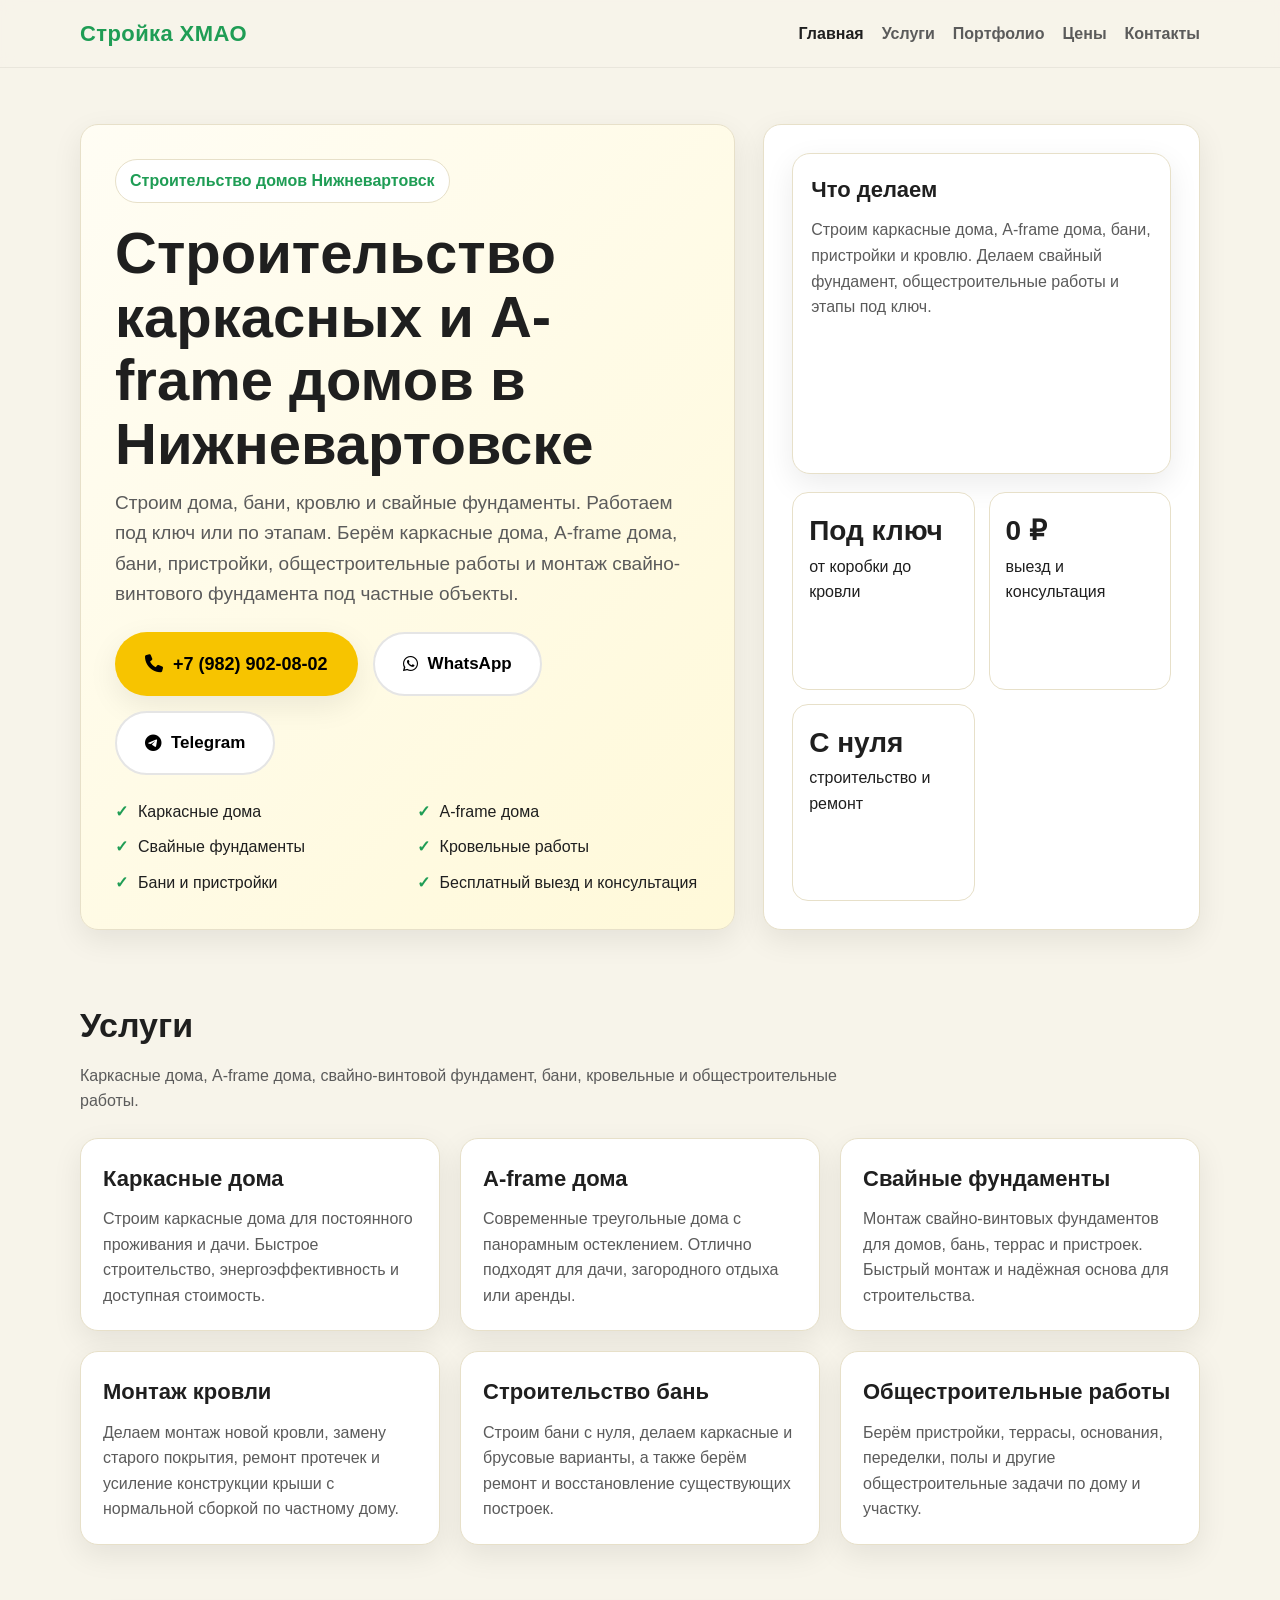
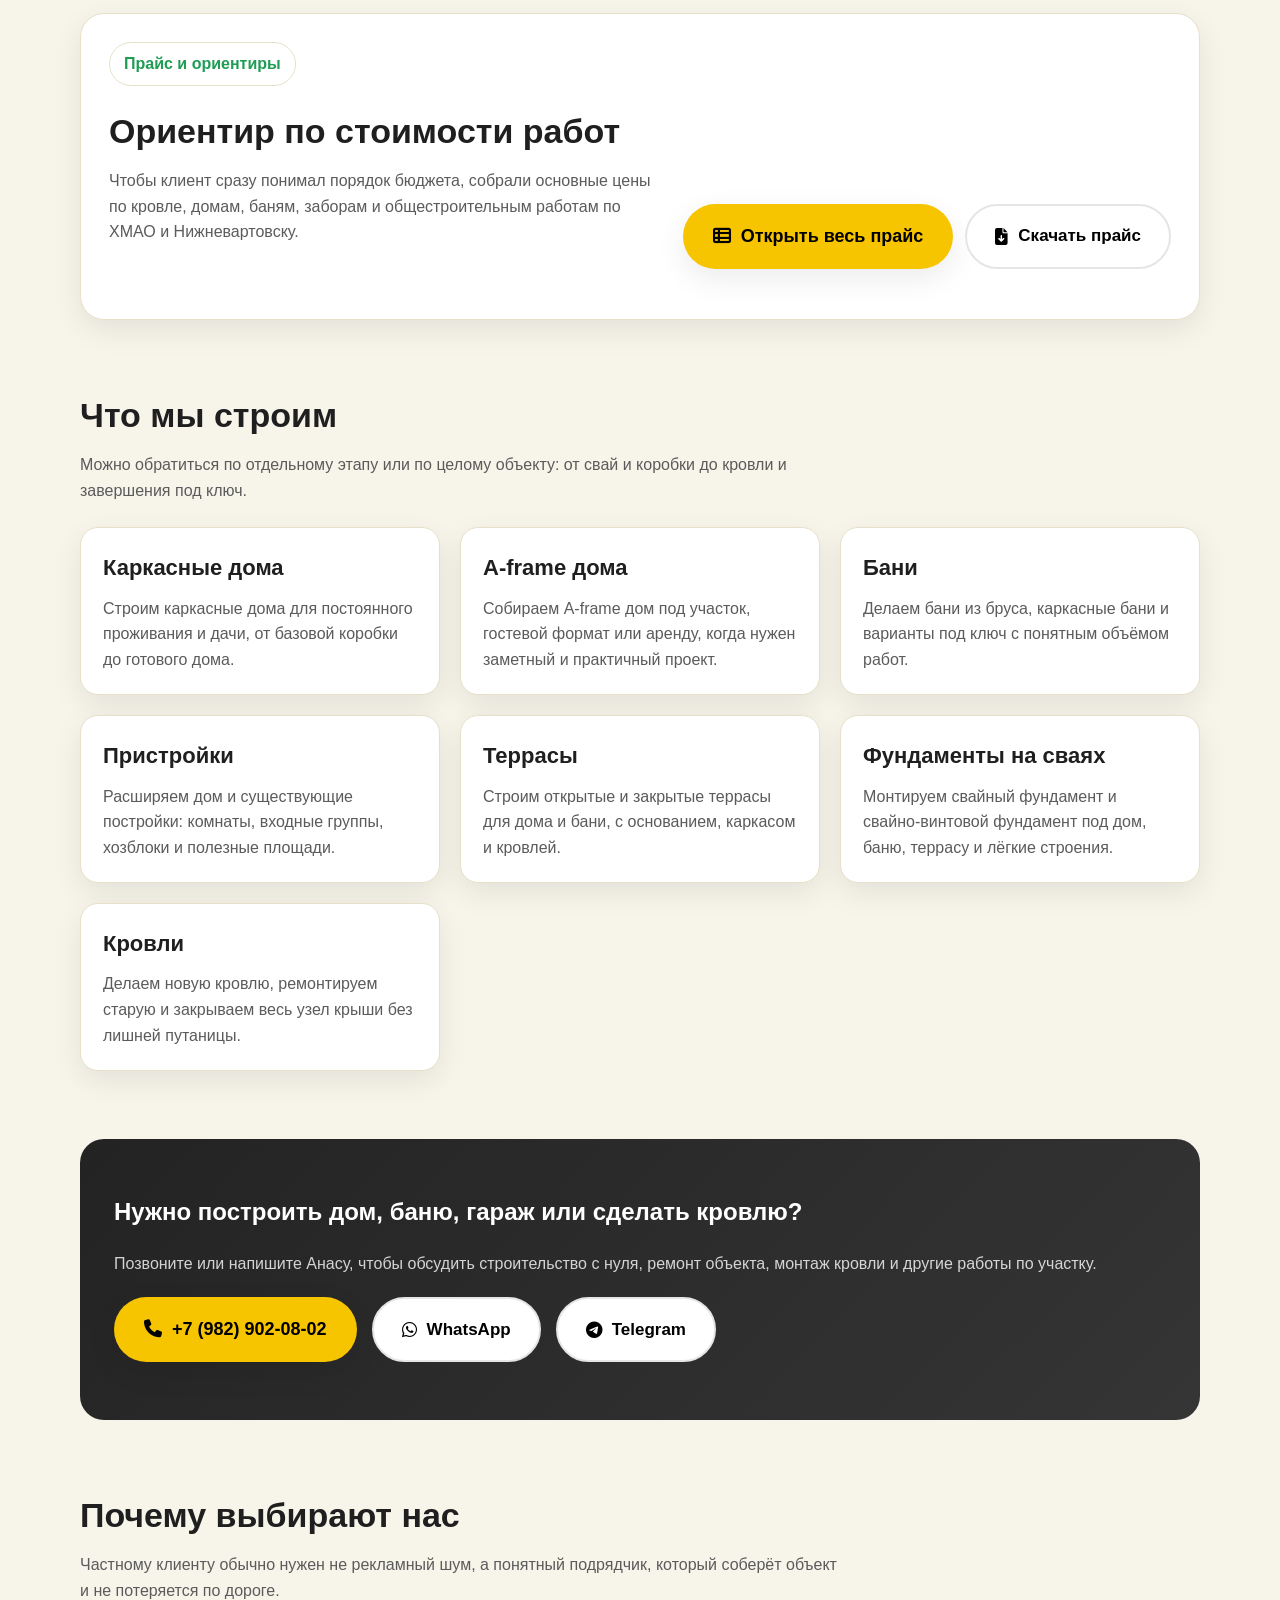
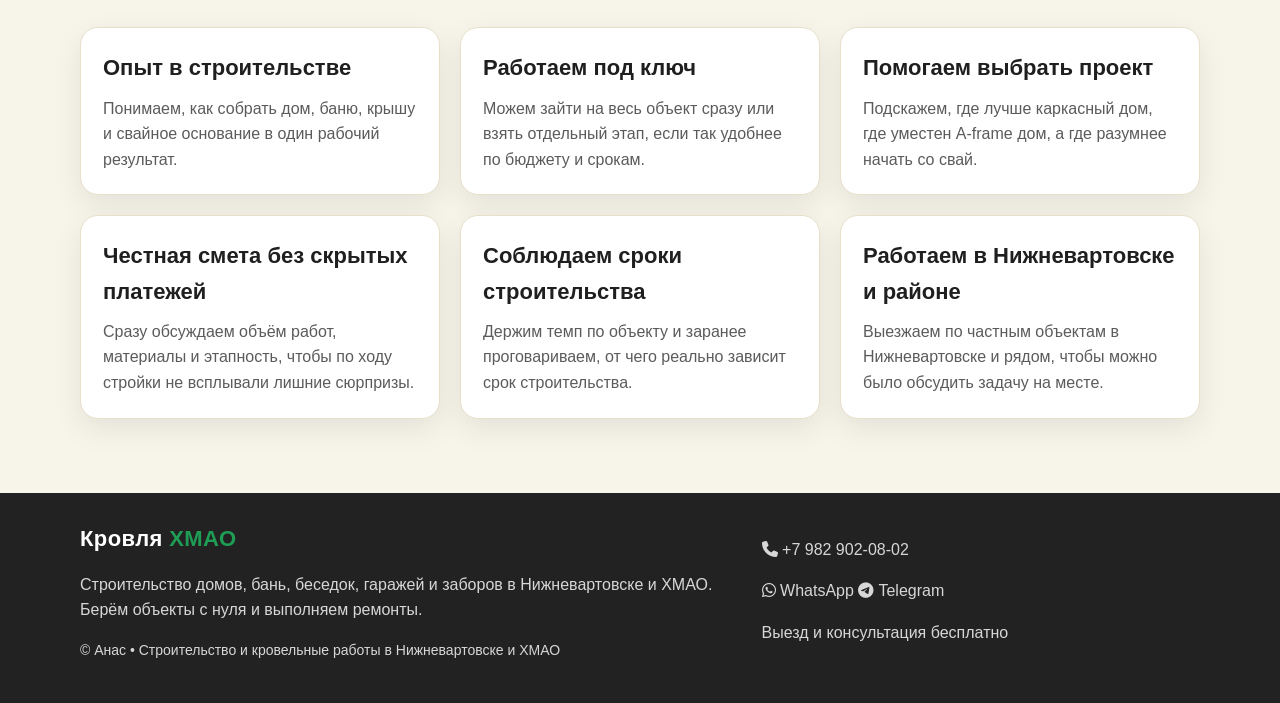
<file: index.html>
<!DOCTYPE html>
<html lang="ru">
<head>
<meta charset="UTF-8">
<meta name="viewport" content="width=device-width, initial-scale=1.0">

<title>Строительство каркасных и A-frame домов в Нижневартовске | Новый Дом НВ</title>

<meta name="description" content="Строительство каркасных домов, A-frame домов и свайных фундаментов в Нижневартовске. Дома, бани, кровля и общестроительные работы.">

<link rel="stylesheet" href="css/style.css">

<link rel="stylesheet"
href="https://cdnjs.cloudflare.com/ajax/libs/font-awesome/6.5.0/css/all.min.css">

<style>

.hero-actions{
display:flex;
gap:15px;
flex-wrap:wrap;
margin-top:20px;
}

.btn{
display:inline-flex;
align-items:center;
gap:10px;
padding:16px 28px;
background:#f7c400;
border-radius:40px;
font-weight:700;
text-decoration:none;
color:#000;
font-size:18px;
}

.btn-outline{
display:inline-flex;
align-items:center;
gap:10px;
padding:16px 28px;
border-radius:40px;
border:2px solid #e5e5e5;
background:white;
font-weight:600;
text-decoration:none;
color:#000;
font-size:17px;
}

.btn-outline:hover{
background:#f3f3f3;
}

</style>

</head>
<body>

<header class="site-header">
<div class="container nav-wrap">

<a class="logo" href="index.html">
<span>Стройка ХМАО</span>
</a>

<nav class="nav">
<a class="active" href="index.html">Главная</a>
<a href="services.html">Услуги</a>
<a href="portfolio.html">Портфолио</a>
<a href="price.html">Цены</a>
<a href="contacts.html">Контакты</a>
</nav>

</div>
</header>

<main>

<section class="hero">

<div class="container hero-grid">

<div class="hero-card">

<div class="badge">
Строительство домов Нижневартовск
</div>

<h1>
Строительство каркасных и A-frame домов в Нижневартовске
</h1>

<p class="lead">
Строим дома, бани, кровлю и свайные фундаменты. Работаем под ключ или по этапам.
Берём каркасные дома, A-frame дома, бани, пристройки, общестроительные работы
и монтаж свайно-винтового фундамента под частные объекты.
</p>

<div class="hero-actions">

<a class="btn" href="tel:+79829020802">
<i class="fa-solid fa-phone"></i>
+7 (982) 902-08-02
</a>

<a class="btn-outline"
href="https://wa.me/79829020802"
target="_blank">

<i class="fa-brands fa-whatsapp"></i>
WhatsApp

</a>

<a class="btn-outline"
href="https://t.me/+79829020802"
target="_blank">

<i class="fa-brands fa-telegram"></i>
Telegram

</a>

</div>

<ul class="list-checks">

<li>Каркасные дома</li>
<li>A-frame дома</li>
<li>Свайные фундаменты</li>
<li>Кровельные работы</li>
<li>Бани и пристройки</li>
<li>Бесплатный выезд и консультация</li>

</ul>

</div>

<aside class="side-card">

<div class="card" style="padding:18px;">

<h3>Что делаем</h3>

<p>
Строим каркасные дома, A-frame дома, бани,
пристройки и кровлю. Делаем свайный фундамент,
общестроительные работы и этапы под ключ.
</p>

</div>

<div class="kpi">

<div class="item">
<strong>Под ключ</strong>
<span>от коробки до кровли</span>
</div>

<div class="item">
<strong>0 ₽</strong>
<span>выезд и консультация</span>
</div>

<div class="item">
<strong>С нуля</strong>
<span>строительство и ремонт</span>
</div>

</div>

</aside>

</div>

</section>

<section class="section">

<div class="container">

<h2 class="section-title">
Услуги
</h2>

<p class="section-subtitle">
Каркасные дома, A-frame дома, свайно-винтовой фундамент,
бани, кровельные и общестроительные работы.
</p>

<div class="service-grid">

<article class="card">
<h3>Каркасные дома</h3>
<p>Строим каркасные дома для постоянного проживания и дачи. Быстрое строительство, энергоэффективность и доступная стоимость.</p>
</article>

<article class="card">
<h3>A-frame дома</h3>
<p>Современные треугольные дома с панорамным остеклением. Отлично подходят для дачи, загородного отдыха или аренды.</p>
</article>

<article class="card">
<h3>Свайные фундаменты</h3>
<p>Монтаж свайно-винтовых фундаментов для домов, бань, террас и пристроек. Быстрый монтаж и надёжная основа для строительства.</p>
</article>

<article class="card">
<h3>Монтаж кровли</h3>
<p>Делаем монтаж новой кровли, замену старого покрытия, ремонт протечек и усиление конструкции крыши с нормальной сборкой по частному дому.</p>
</article>

<article class="card">
<h3>Строительство бань</h3>
<p>Строим бани с нуля, делаем каркасные и брусовые варианты, а также берём ремонт и восстановление существующих построек.</p>
</article>

<article class="card">
<h3>Общестроительные работы</h3>
<p>Берём пристройки, террасы, основания, переделки, полы и другие общестроительные задачи по дому и участку.</p>
</article>

</div>

</div>

</section>

<section class="section">

<div class="container">

<div class="price-teaser">

<div class="price-teaser-head">

<div>
<div class="badge">Прайс и ориентиры</div>
<h2 class="section-title">Ориентир по стоимости работ</h2>
<p class="section-subtitle">
Чтобы клиент сразу понимал порядок бюджета, собрали основные цены по кровле,
домам, баням, заборам и общестроительным работам по ХМАО и Нижневартовску.
</p>
</div>

<div class="price-teaser-actions">
<a class="btn" href="price.html">
<i class="fa-solid fa-table-list"></i>
Открыть весь прайс
</a>

<button class="btn-outline" type="button" data-download-price>
<i class="fa-solid fa-file-arrow-down"></i>
Скачать прайс
</button>
</div>

</div>

<div class="price-mini-grid" data-price-teaser-grid></div>

</div>

</div>

</section>

<section class="section">

<div class="container">

<h2 class="section-title">Что мы строим</h2>

<p class="section-subtitle">
Можно обратиться по отдельному этапу или по целому объекту: от свай и коробки до кровли и завершения под ключ.
</p>

<div class="service-grid">

<article class="card">
<h3>Каркасные дома</h3>
<p>Строим каркасные дома для постоянного проживания и дачи, от базовой коробки до готового дома.</p>
</article>

<article class="card">
<h3>A-frame дома</h3>
<p>Собираем A-frame дом под участок, гостевой формат или аренду, когда нужен заметный и практичный проект.</p>
</article>

<article class="card">
<h3>Бани</h3>
<p>Делаем бани из бруса, каркасные бани и варианты под ключ с понятным объёмом работ.</p>
</article>

<article class="card">
<h3>Пристройки</h3>
<p>Расширяем дом и существующие постройки: комнаты, входные группы, хозблоки и полезные площади.</p>
</article>

<article class="card">
<h3>Террасы</h3>
<p>Строим открытые и закрытые террасы для дома и бани, с основанием, каркасом и кровлей.</p>
</article>

<article class="card">
<h3>Фундаменты на сваях</h3>
<p>Монтируем свайный фундамент и свайно-винтовой фундамент под дом, баню, террасу и лёгкие строения.</p>
</article>

<article class="card">
<h3>Кровли</h3>
<p>Делаем новую кровлю, ремонтируем старую и закрываем весь узел крыши без лишней путаницы.</p>
</article>

</div>

</div>

</section>

<section class="section">

<div class="container cta">

<h2>
Нужно построить дом, баню, гараж или сделать кровлю?
</h2>

<p>
Позвоните или напишите Анасу, чтобы обсудить строительство с нуля, ремонт объекта, монтаж кровли и другие работы по участку.
</p>

<div class="hero-actions">

<a class="btn" href="tel:+79829020802">
<i class="fa-solid fa-phone"></i>
+7 (982) 902-08-02
</a>

<a class="btn-outline"
href="https://wa.me/79829020802"
target="_blank">

<i class="fa-brands fa-whatsapp"></i>
WhatsApp

</a>

<a class="btn-outline"
href="https://t.me/+79829020802"
target="_blank">

<i class="fa-brands fa-telegram"></i>
Telegram

</a>

</div>

</div>

</section>

<section class="section">

<div class="container">

<h2 class="section-title">Почему выбирают нас</h2>

<p class="section-subtitle">
Частному клиенту обычно нужен не рекламный шум, а понятный подрядчик, который соберёт объект и не потеряется по дороге.
</p>

<div class="service-grid">

<article class="card">
<h3>Опыт в строительстве</h3>
<p>Понимаем, как собрать дом, баню, крышу и свайное основание в один рабочий результат.</p>
</article>

<article class="card">
<h3>Работаем под ключ</h3>
<p>Можем зайти на весь объект сразу или взять отдельный этап, если так удобнее по бюджету и срокам.</p>
</article>

<article class="card">
<h3>Помогаем выбрать проект</h3>
<p>Подскажем, где лучше каркасный дом, где уместен A-frame дом, а где разумнее начать со свай.</p>
</article>

<article class="card">
<h3>Честная смета без скрытых платежей</h3>
<p>Сразу обсуждаем объём работ, материалы и этапность, чтобы по ходу стройки не всплывали лишние сюрпризы.</p>
</article>

<article class="card">
<h3>Соблюдаем сроки строительства</h3>
<p>Держим темп по объекту и заранее проговариваем, от чего реально зависит срок строительства.</p>
</article>

<article class="card">
<h3>Работаем в Нижневартовске и районе</h3>
<p>Выезжаем по частным объектам в Нижневартовске и рядом, чтобы можно было обсудить задачу на месте.</p>
</article>

</div>

</div>

</section>

</main>

<footer class="footer">

<div class="container">

<div>

<div class="logo">
Кровля<span> ХМАО</span>
</div>

<p>
Строительство домов, бань, беседок, гаражей и заборов в Нижневартовске и ХМАО.
Берём объекты с нуля и выполняем ремонты.
</p>

<p class="small">
© <span data-year></span>
Анас • Строительство и кровельные работы в Нижневартовске и ХМАО
</p>

</div>

<div>

<p>

<a href="tel:+79829020802">
<i class="fa-solid fa-phone"></i>
+7 982 902-08-02
</a>

</p>

<p>

<a href="https://wa.me/79829020802" target="_blank">
<i class="fa-brands fa-whatsapp"></i>
WhatsApp
</a>

<a href="https://t.me/+79829020802" target="_blank">
<i class="fa-brands fa-telegram"></i>
Telegram
</a>

</p>

<p>
Выезд и консультация бесплатно
</p>

</div>

</div>

</footer>

<script src="js/price-data.js"></script>
<script src="js/main.js"></script>

</body>
</html>
</file>
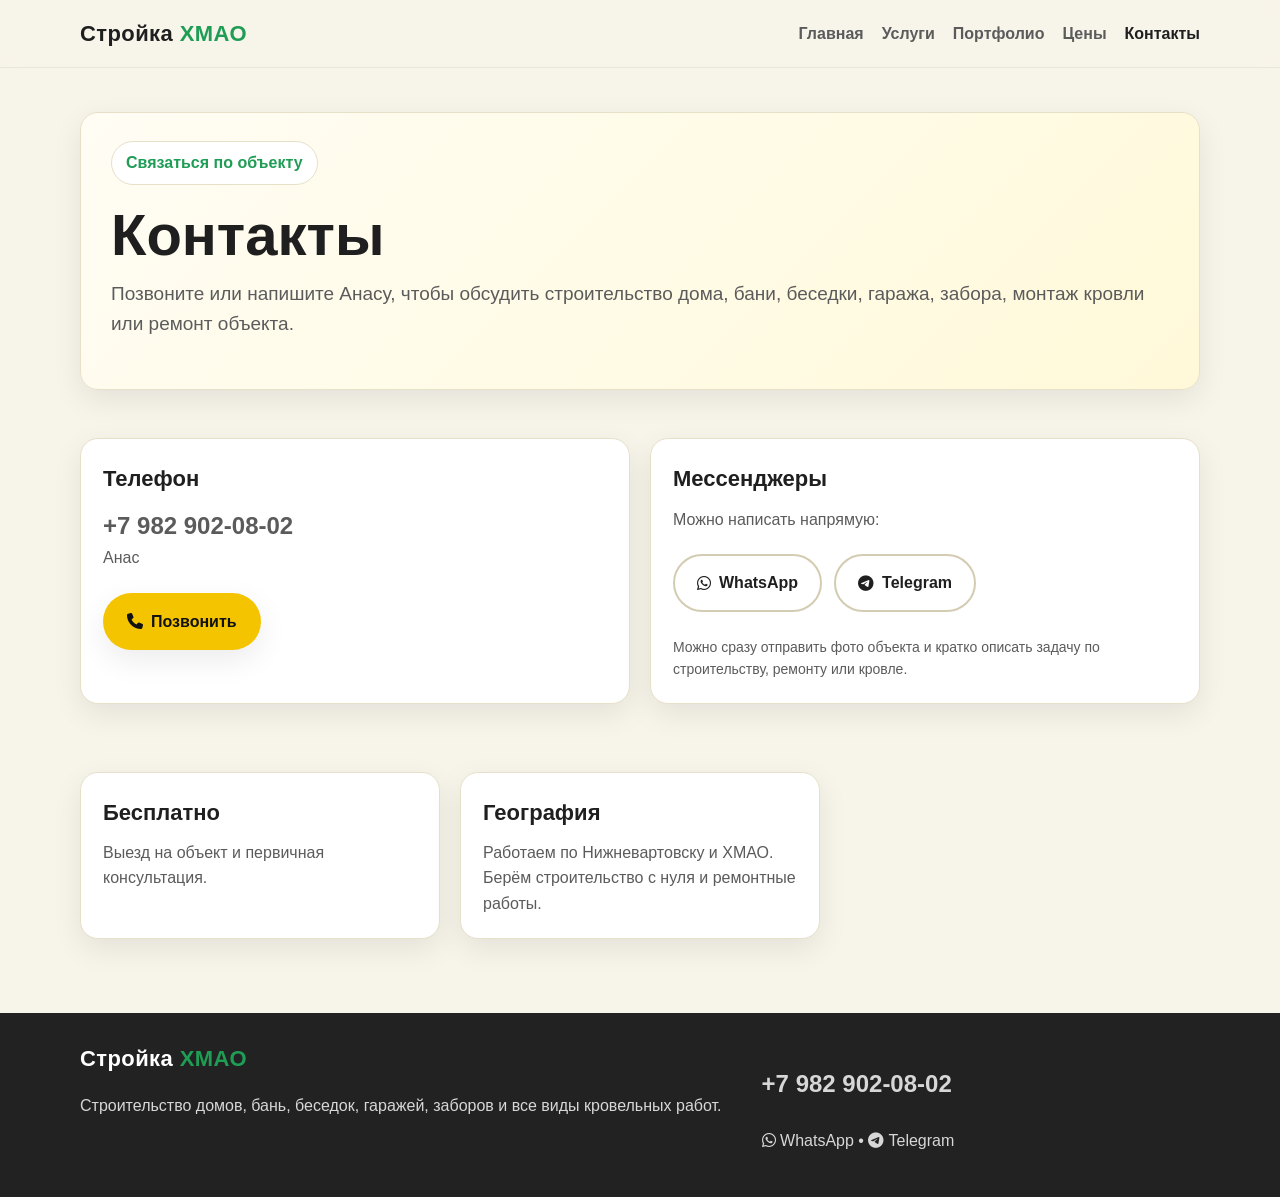
<file: contacts.html>
<!DOCTYPE html>
<html lang="ru">
<head>
<meta charset="UTF-8">
<meta name="viewport" content="width=device-width, initial-scale=1.0">

<title>Контакты | Строительство домов, бань и кровли в Нижневартовске и ХМАО</title>

<meta name="description" content="Контакты по строительству домов, бань, беседок, гаражей, заборов и кровли в Нижневартовске и ХМАО. Позвоните или напишите для консультации.">

<link rel="stylesheet" href="css/style.css">

<link rel="stylesheet"
href="https://cdnjs.cloudflare.com/ajax/libs/font-awesome/6.5.0/css/all.min.css">

</head>

<body>

<header class="site-header">

<div class="container nav-wrap">

<a class="logo" href="index.html">
Стройка<span> ХМАО</span>
</a>

<nav class="nav">

<a href="index.html">Главная</a>
<a href="services.html">Услуги</a>
<a href="portfolio.html">Портфолио</a>
<a href="price.html">Цены</a>
<a class="active" href="contacts.html">Контакты</a>

</nav>

</div>

</header>

<main>

<section class="page-hero">

<div class="container">

<div class="hero-card">

<div class="badge">
Связаться по объекту
</div>

<h1>Контакты</h1>

<p>
Позвоните или напишите Анасу, чтобы обсудить строительство дома,
бани, беседки, гаража, забора, монтаж кровли или ремонт объекта.
</p>

</div>

</div>

</section>

<section class="section">

<div class="container contact-grid">

<article class="card">

<h3>Телефон</h3>

<p class="phone-link">
<a href="tel:+79829020802">
+7 982 902-08-02
</a>
</p>

<p>Анас</p>

<div class="hero-actions">

<a class="btn" href="tel:+79829020802">
<i class="fa-solid fa-phone"></i>
Позвонить
</a>

</div>

</article>

<article class="card">

<h3>Мессенджеры</h3>

<p>Можно написать напрямую:</p>

<div class="hero-actions">

<a class="btn-outline"
href="https://wa.me/79829020802"
target="_blank">

<i class="fa-brands fa-whatsapp"></i>
WhatsApp

</a>

<a class="btn-outline"
href="https://t.me/+79829020802"
target="_blank">

<i class="fa-brands fa-telegram"></i>
Telegram

</a>

</div>

<p class="small">
Можно сразу отправить фото объекта и кратко описать задачу по строительству, ремонту или кровле.
</p>

</article>

</div>

</section>

<section class="section">

<div class="container grid-3">

<article class="card">

<h3>Бесплатно</h3>

<p>
Выезд на объект и первичная консультация.
</p>

</article>

<article class="card">

<h3>География</h3>

<p>
Работаем по Нижневартовску и ХМАО. Берём строительство с нуля и ремонтные работы.
</p>

</article>

</div>

</section>

</main>

<footer class="footer">

<div class="container">

<div>

<div class="logo">
Стройка<span> ХМАО</span>
</div>

<p>
Строительство домов, бань, беседок, гаражей, заборов и все виды кровельных работ.
</p>

</div>

<div>

<p class="phone-link">

<a href="tel:+79829020802">
+7 982 902-08-02
</a>

</p>

<p>

<a href="https://wa.me/79829020802" target="_blank">
<i class="fa-brands fa-whatsapp"></i> WhatsApp
</a>

•

<a href="https://t.me/+79829020802" target="_blank">
<i class="fa-brands fa-telegram"></i> Telegram
</a>

</p>

</div>

</div>

</footer>

<script src="js/main.js"></script>

</body>
</html>
</file>
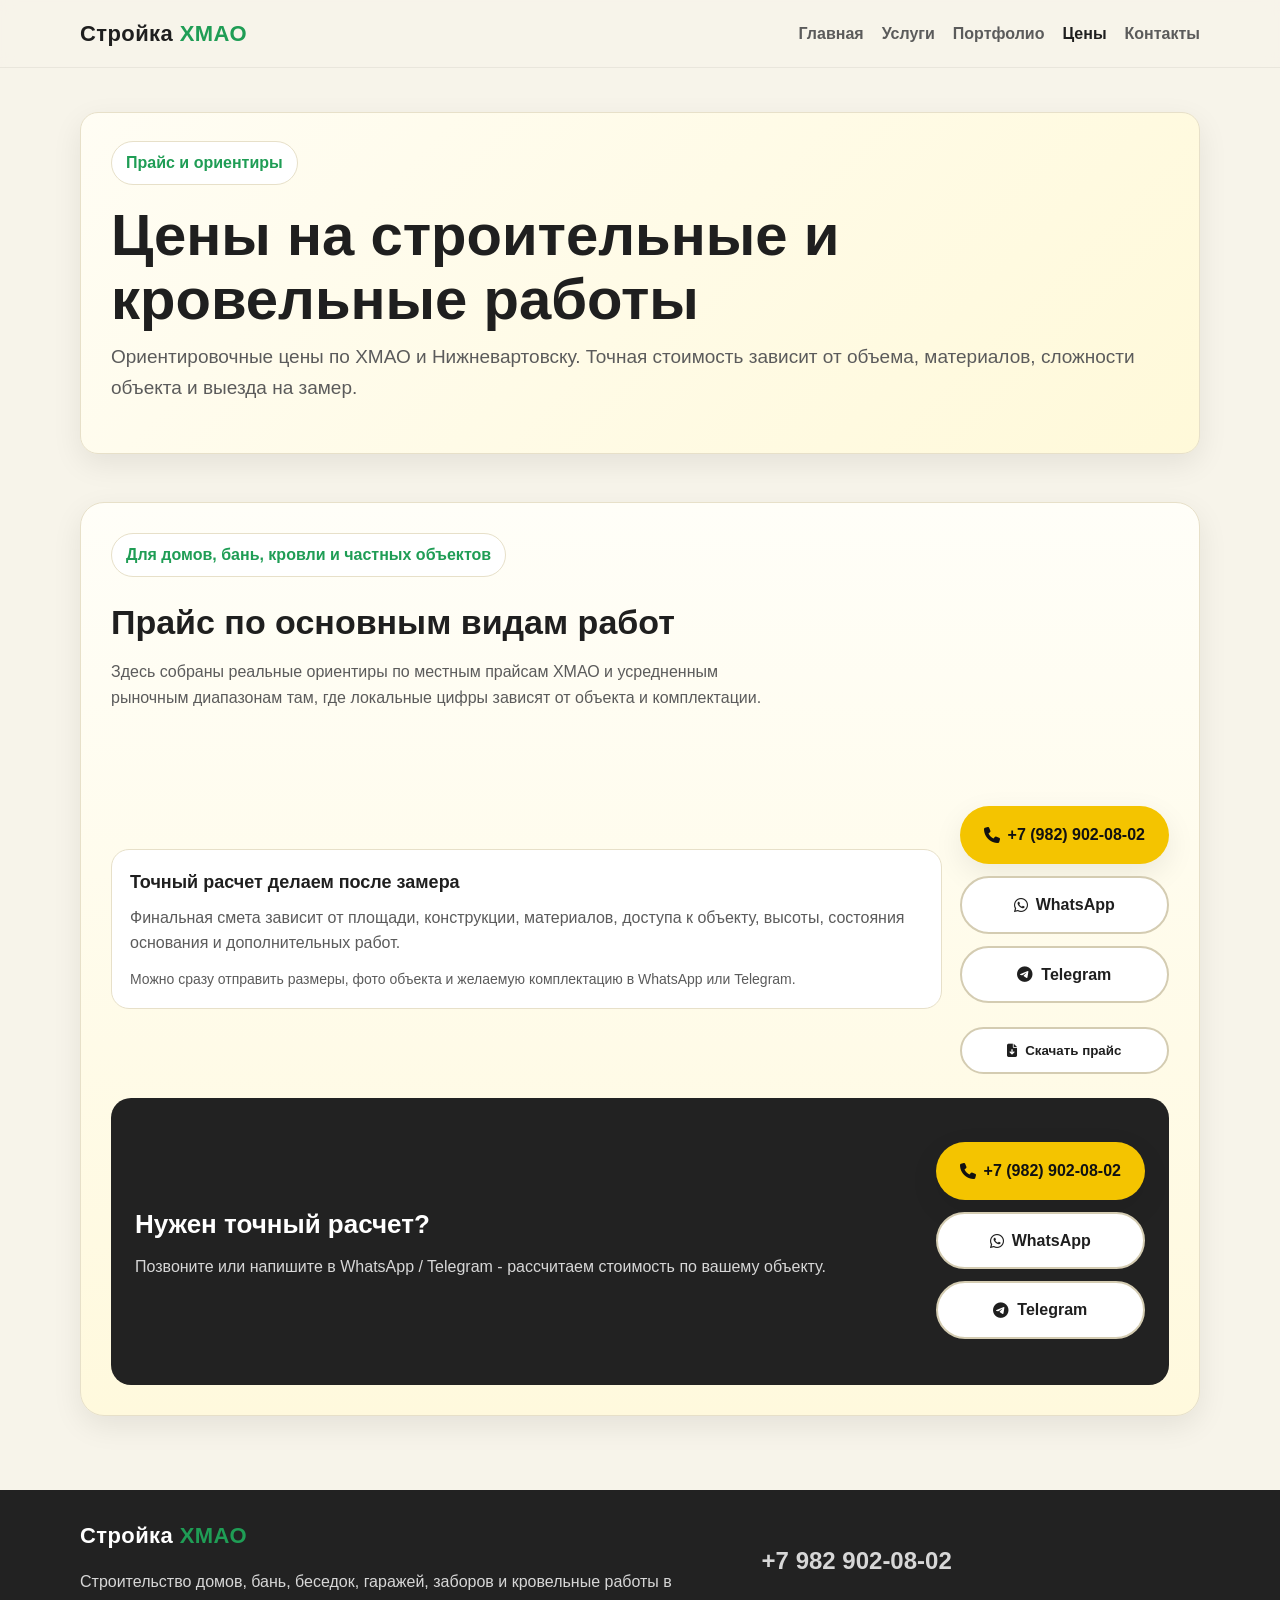
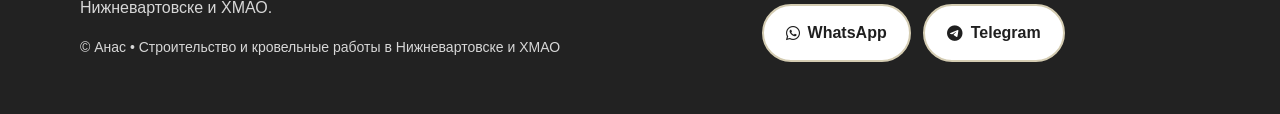
<file: price.html>
<!DOCTYPE html>
<html lang="ru">
<head>
  <meta charset="UTF-8">
  <meta name="viewport" content="width=device-width, initial-scale=1.0">
  <title>Цены | Строительство домов, бань и кровли в Нижневартовске и ХМАО</title>
  <meta name="description" content="Ориентировочные цены на строительные и кровельные работы в Нижневартовске и ХМАО: кровля, дома, бани, беседки, заборы, фундамент и общестрой.">
  <link rel="stylesheet" href="css/style.css">
  <link rel="stylesheet" href="https://cdnjs.cloudflare.com/ajax/libs/font-awesome/6.5.0/css/all.min.css">
</head>
<body>

  <header class="site-header">
    <div class="container nav-wrap">
      <a class="logo" href="index.html">Стройка<span> ХМАО</span></a>
      <nav class="nav">
        <a href="index.html">Главная</a>
        <a href="services.html">Услуги</a>
        <a href="portfolio.html">Портфолио</a>
        <a class="active" href="price.html">Цены</a>
        <a href="contacts.html">Контакты</a>
      </nav>
    </div>
  </header>

  <main>
    <section class="page-hero">
      <div class="container">
        <div class="hero-card">
          <div class="badge">Прайс и ориентиры</div>
          <h1>Цены на строительные и кровельные работы</h1>
          <p>
            Ориентировочные цены по ХМАО и Нижневартовску. Точная стоимость зависит
            от объема, материалов, сложности объекта и выезда на замер.
          </p>
        </div>
      </div>
    </section>

    <section class="section">
      <div class="container">
        <div class="price-section" id="prices">
          <div class="price-section-head">
            <div>
              <div class="badge">Для домов, бань, кровли и частных объектов</div>
              <h2 class="section-title">Прайс по основным видам работ</h2>
              <p class="section-subtitle">
                Здесь собраны реальные ориентиры по местным прайсам ХМАО и
                усредненным рыночным диапазонам там, где локальные цифры
                зависят от объекта и комплектации.
              </p>
            </div>
          </div>

          <div class="price-grid" data-price-grid></div>

          <div class="price-download-panel">
            <div class="price-aside">
              <strong>Точный расчет делаем после замера</strong>
              <p>
                Финальная смета зависит от площади, конструкции, материалов,
                доступа к объекту, высоты, состояния основания и дополнительных работ.
              </p>
              <p class="price-aside-small">
                Можно сразу отправить размеры, фото объекта и желаемую комплектацию
                в WhatsApp или Telegram.
              </p>
            </div>

            <div>
              <div class="hero-actions">
                <a class="btn" href="tel:+79829020802">
                  <i class="fa-solid fa-phone"></i>
                  +7 (982) 902-08-02
                </a>

                <a class="btn-outline"
                  href="https://wa.me/79829020802"
                  target="_blank">
                  <i class="fa-brands fa-whatsapp"></i>
                  WhatsApp
                </a>

                <a class="btn-outline"
                  href="https://t.me/+79829020802"
                  target="_blank">
                  <i class="fa-brands fa-telegram"></i>
                  Telegram
                </a>
              </div>

              <div class="price-actions">
                <button class="btn-outline" type="button" data-download-price>
                  <i class="fa-solid fa-file-arrow-down"></i>
                  Скачать прайс
                </button>
              </div>
            </div>
          </div>

          <div class="price-cta">
            <div>
              <h3>Нужен точный расчет?</h3>
              <p>Позвоните или напишите в WhatsApp / Telegram - рассчитаем стоимость по вашему объекту.</p>
            </div>
            <div class="hero-actions">
              <a class="btn" href="tel:+79829020802">
                <i class="fa-solid fa-phone"></i>
                +7 (982) 902-08-02
              </a>

              <a class="btn-outline"
                href="https://wa.me/79829020802"
                target="_blank">
                <i class="fa-brands fa-whatsapp"></i>
                WhatsApp
              </a>

              <a class="btn-outline"
                href="https://t.me/+79829020802"
                target="_blank">
                <i class="fa-brands fa-telegram"></i>
                Telegram
              </a>
            </div>
          </div>
        </div>
      </div>
    </section>
  </main>

  <footer class="footer">
    <div class="container">
      <div>
        <div class="logo">Стройка<span> ХМАО</span></div>
        <p>Строительство домов, бань, беседок, гаражей, заборов и кровельные работы в Нижневартовске и ХМАО.</p>
        <p class="small">© <span data-year></span> Анас • Строительство и кровельные работы в Нижневартовске и ХМАО</p>
      </div>

      <div>
        <p class="phone-link">
          <a href="tel:+79829020802">+7 982 902-08-02</a>
        </p>
        <div class="hero-actions">
          <a class="btn-outline"
            href="https://wa.me/79829020802"
            target="_blank">
            <i class="fa-brands fa-whatsapp"></i>
            WhatsApp
          </a>

          <a class="btn-outline"
            href="https://t.me/+79829020802"
            target="_blank">
            <i class="fa-brands fa-telegram"></i>
            Telegram
          </a>
        </div>
      </div>
    </div>
  </footer>

  <script src="js/price-data.js"></script>
  <script src="js/main.js"></script>
</body>
</html>
</file>
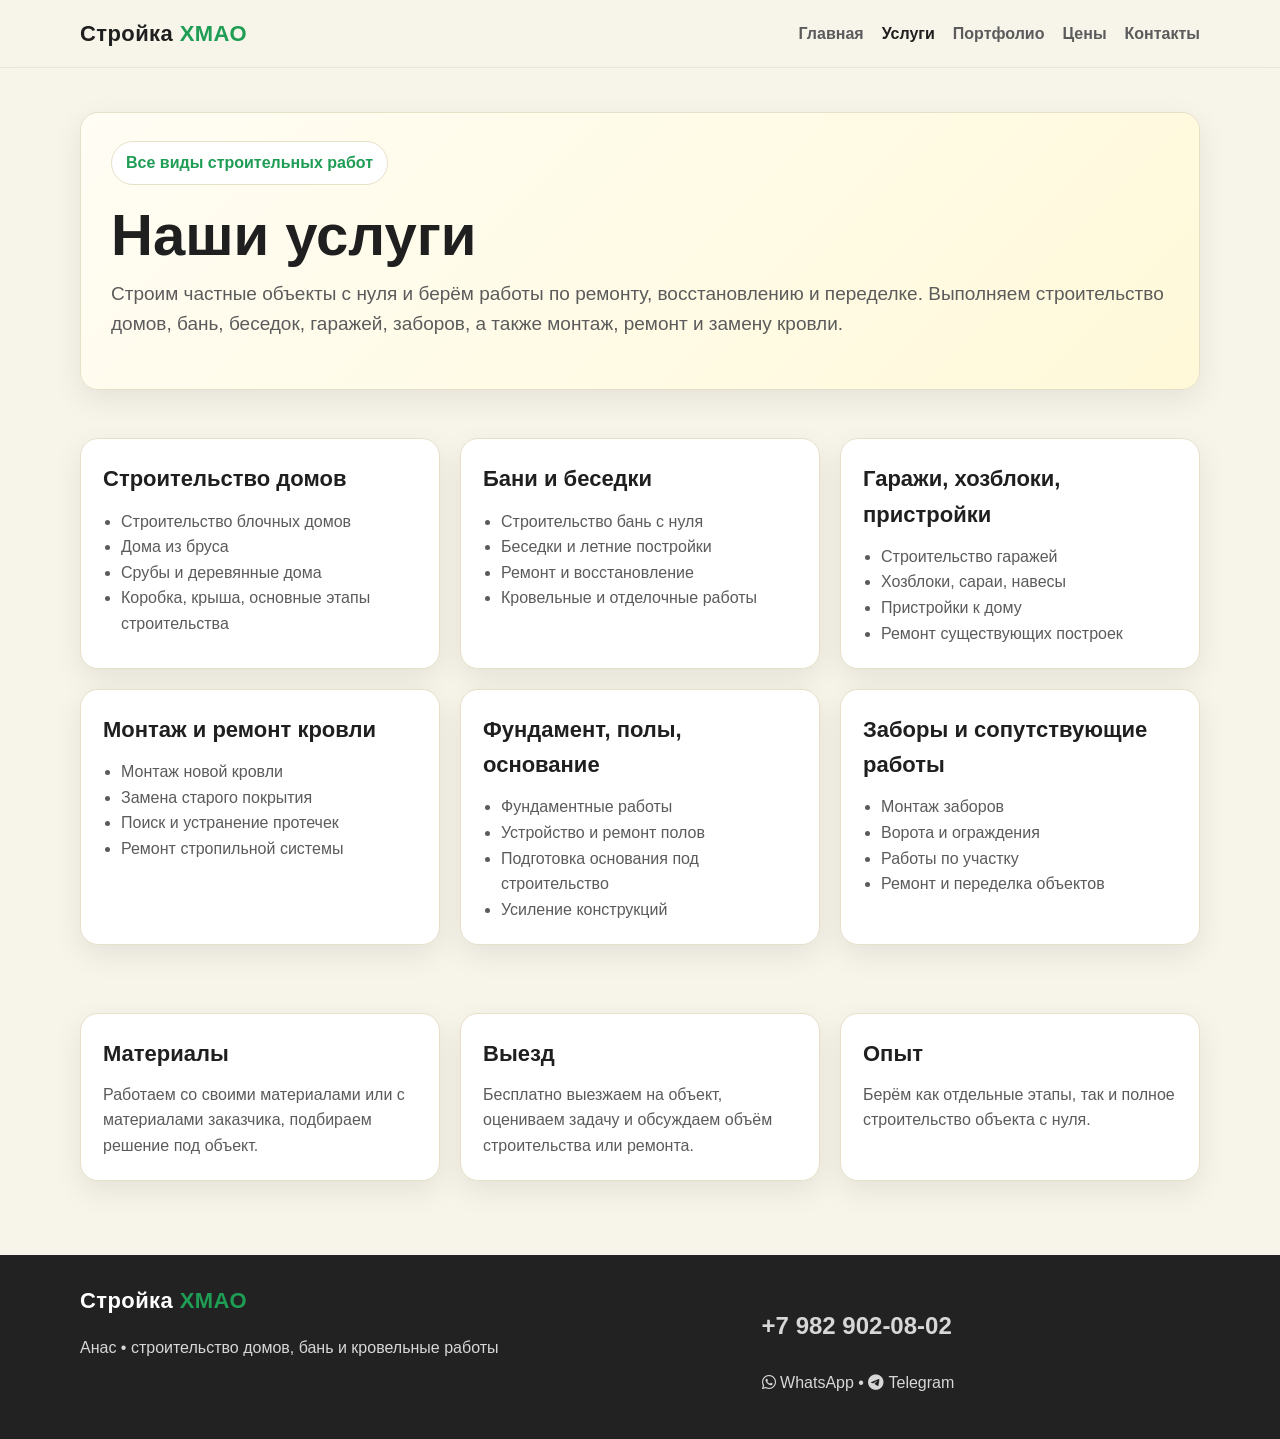
<file: services.html>
<!DOCTYPE html>
<html lang="ru">
<head>

<meta charset="UTF-8">
<meta name="viewport" content="width=device-width, initial-scale=1.0">

<title>Услуги | Строительство домов, бань и кровли в Нижневартовске и ХМАО</title>

<meta name="description" content="Все виды строительных работ в Нижневартовске и ХМАО: дома, бани, беседки, гаражи, заборы, фундамент, ремонт, монтаж и замена кровли.">

<link rel="stylesheet" href="css/style.css">

<link rel="stylesheet"
href="https://cdnjs.cloudflare.com/ajax/libs/font-awesome/6.5.0/css/all.min.css">

</head>

<body>

<header class="site-header">

<div class="container nav-wrap">

<a class="logo" href="index.html">
Стройка<span> ХМАО</span>
</a>

<nav class="nav">

<a href="index.html">Главная</a>
<a class="active" href="services.html">Услуги</a>
<a href="portfolio.html">Портфолио</a>
<a href="price.html">Цены</a>
<a href="contacts.html">Контакты</a>

</nav>

</div>

</header>

<main>

<section class="page-hero">

<div class="container">

<div class="hero-card">

<div class="badge">
Все виды строительных работ
</div>

<h1>Наши услуги</h1>

<p>
Строим частные объекты с нуля и берём работы по ремонту, восстановлению
и переделке. Выполняем строительство домов, бань, беседок, гаражей,
заборов, а также монтаж, ремонт и замену кровли.
</p>

</div>

</div>

</section>

<section class="section">

<div class="container service-grid">

<article class="card">

<h3>Строительство домов</h3>

<ul>

<li>Строительство блочных домов</li>
<li>Дома из бруса</li>
<li>Срубы и деревянные дома</li>
<li>Коробка, крыша, основные этапы строительства</li>

</ul>

</article>

<article class="card">

<h3>Бани и беседки</h3>

<ul>

<li>Строительство бань с нуля</li>
<li>Беседки и летние постройки</li>
<li>Ремонт и восстановление</li>
<li>Кровельные и отделочные работы</li>

</ul>

</article>

<article class="card">

<h3>Гаражи, хозблоки, пристройки</h3>

<ul>

<li>Строительство гаражей</li>
<li>Хозблоки, сараи, навесы</li>
<li>Пристройки к дому</li>
<li>Ремонт существующих построек</li>

</ul>

</article>

<article class="card">

<h3>Монтаж и ремонт кровли</h3>

<ul>

<li>Монтаж новой кровли</li>
<li>Замена старого покрытия</li>
<li>Поиск и устранение протечек</li>
<li>Ремонт стропильной системы</li>

</ul>

</article>

<article class="card">

<h3>Фундамент, полы, основание</h3>

<ul>

<li>Фундаментные работы</li>
<li>Устройство и ремонт полов</li>
<li>Подготовка основания под строительство</li>
<li>Усиление конструкций</li>

</ul>

</article>

<article class="card">

<h3>Заборы и сопутствующие работы</h3>

<ul>

<li>Монтаж заборов</li>
<li>Ворота и ограждения</li>
<li>Работы по участку</li>
<li>Ремонт и переделка объектов</li>

</ul>

</article>

</div>

</section>

<section class="section">

<div class="container grid-3">

<article class="card">

<h3>Материалы</h3>

<p>
Работаем со своими материалами
или с материалами заказчика, подбираем решение под объект.
</p>

</article>

<article class="card">

<h3>Выезд</h3>

<p>
Бесплатно выезжаем на объект,
оцениваем задачу и обсуждаем объём строительства или ремонта.
</p>

</article>

<article class="card">

<h3>Опыт</h3>

<p>
Берём как отдельные этапы,
так и полное строительство объекта с нуля.
</p>

</article>

</div>

</section>

</main>

<footer class="footer">

<div class="container">

<div>

<div class="logo">
Стройка<span> ХМАО</span>
</div>

<p>
Анас • строительство домов, бань и кровельные работы
</p>

</div>

<div>

<p class="phone-link">

<a href="tel:+79829020802">
+7 982 902-08-02
</a>

</p>

<p>

<a href="https://wa.me/79829020802" target="_blank">
<i class="fa-brands fa-whatsapp"></i> WhatsApp
</a>

•

<a href="https://t.me/+79829020802" target="_blank">
<i class="fa-brands fa-telegram"></i> Telegram
</a>

</p>

</div>

</div>

</footer>

<script src="js/main.js"></script>

</body>
</html>
</file>
<file: css/style.css>
:root {
  --bg: #f7f4ea;
  --surface: #ffffff;
  --surface-alt: #fff8cf;
  --text: #1f1f1f;
  --muted: #5b5b5b;
  --accent: #f4c400;
  --accent-dark: #d8a900;
  --green: #1f9d55;
  --dark: #222222;
  --border: #e7e0c9;
  --shadow: 0 10px 30px rgba(0,0,0,.08);
  --radius: 18px;
}

* { box-sizing: border-box; }
html { scroll-behavior: smooth; }
body {
  margin: 0;
  font-family: Arial, Helvetica, sans-serif;
  color: var(--text);
  background: var(--bg);
  line-height: 1.6;
}
img { max-width: 100%; display: block; }
a { color: inherit; text-decoration: none; }
.container {
  width: min(1120px, calc(100% - 32px));
  margin: 0 auto;
}
.topbar {
  background: var(--dark);
  color: #fff;
  font-size: 14px;
}
.topbar .container {
  display: flex;
  justify-content: space-between;
  gap: 16px;
  padding: 10px 0;
  flex-wrap: wrap;
}
.site-header {
  position: sticky;
  top: 0;
  z-index: 50;
  background: rgba(247,244,234,.92);
  backdrop-filter: blur(8px);
  border-bottom: 1px solid rgba(0,0,0,.06);
}
.nav-wrap {
  display: flex;
  align-items: center;
  justify-content: space-between;
  gap: 20px;
  padding: 16px 0;
}
.logo {
  font-weight: 800;
  font-size: 22px;
  letter-spacing: .4px;
}
.logo span { color: var(--green); }
.nav {
  display: flex;
  gap: 18px;
  align-items: center;
  flex-wrap: wrap;
}
.nav a {
  font-weight: 700;
  color: var(--muted);
}
.nav a.active,
.nav a:hover { color: var(--text); }
.btn, .btn-outline {
  display: inline-flex;
  align-items: center;
  justify-content: center;
  gap: 8px;
  padding: 14px 22px;
  border-radius: 999px;
  font-weight: 700;
  transition: .2s ease;
  border: 2px solid transparent;
}
.btn {
  background: var(--accent);
  color: #111;
  box-shadow: var(--shadow);
}
.btn:hover { background: var(--accent-dark); transform: translateY(-1px); }
.btn-outline {
  border-color: #d4ccb2;
  background: #fff;
  color: var(--text);
}
.btn-outline:hover { border-color: var(--accent); }
.hero {
  padding: 56px 0 34px;
}
.hero-grid {
  display: grid;
  grid-template-columns: 1.2fr .8fr;
  gap: 28px;
  align-items: stretch;
}
.hero-card, .side-card, .card {
  background: var(--surface);
  border: 1px solid var(--border);
  border-radius: var(--radius);
  box-shadow: var(--shadow);
}
.hero-card {
  padding: 34px;
  background: linear-gradient(135deg, #fffdf4 0%, #fff9d9 100%);
}
.badge {
  display: inline-block;
  background: #fff;
  border: 1px solid var(--border);
  color: var(--green);
  font-weight: 700;
  padding: 8px 14px;
  border-radius: 999px;
  margin-bottom: 18px;
}
.hero h1, .page-hero h1 {
  margin: 0 0 12px;
  line-height: 1.1;
  font-size: clamp(34px, 6vw, 58px);
}
.hero p.lead, .page-hero p {
  font-size: 19px;
  color: var(--muted);
  margin: 0 0 22px;
}
.hero-actions {
  display: flex;
  gap: 12px;
  flex-wrap: wrap;
  margin: 22px 0 24px;
}
.list-checks {
  display: grid;
  grid-template-columns: repeat(2, minmax(0,1fr));
  gap: 10px 18px;
  padding: 0;
  list-style: none;
  margin: 20px 0 0;
}
.list-checks li::before {
  content: "✓";
  color: var(--green);
  font-weight: 800;
  margin-right: 10px;
}
.side-card {
  padding: 28px;
  display: grid;
  gap: 18px;
}
.price-box {
  background: var(--surface-alt);
  border-radius: 16px;
  padding: 18px;
  border: 1px solid #f0df7c;
}
.kpi {
  display: grid;
  grid-template-columns: repeat(2, minmax(0,1fr));
  gap: 14px;
}
.kpi .item {
  background: #fff;
  border: 1px solid var(--border);
  border-radius: 16px;
  padding: 16px;
}
.kpi strong {
  display: block;
  font-size: 28px;
}
.section {
  padding: 34px 0;
}
.section-title {
  margin: 0 0 10px;
  font-size: 34px;
}
.section-subtitle {
  margin: 0 0 24px;
  color: var(--muted);
  max-width: 760px;
}
.grid-3, .grid-4, .steps, .contact-grid, .portfolio-grid, .service-grid {
  display: grid;
  gap: 20px;
}
.grid-3 { grid-template-columns: repeat(3, minmax(0,1fr)); }
.grid-4 { grid-template-columns: repeat(4, minmax(0,1fr)); }
.service-grid { grid-template-columns: repeat(3, minmax(0,1fr)); }
.steps { grid-template-columns: repeat(4, minmax(0,1fr)); }
.contact-grid { grid-template-columns: 1fr 1fr; }
.portfolio-grid { grid-template-columns: repeat(3, minmax(0,1fr)); }
.card {
  padding: 22px;
}
.card h3 { margin: 0 0 10px; font-size: 22px; }
.card p { margin: 0; color: var(--muted); }
.card ul { margin: 12px 0 0; padding-left: 18px; color: var(--muted); }
.notice {
  background: #fff6bf;
  border: 1px solid #efd95c;
  padding: 20px 22px;
  border-radius: 18px;
  font-weight: 700;
}
.page-hero {
  padding: 44px 0 14px;
}
.page-hero .hero-card { padding: 28px 30px; }
.portfolio-item {
  overflow: hidden;
  background: #fff;
  border-radius: 18px;
  border: 1px solid var(--border);
  box-shadow: var(--shadow);
  display: flex;
  flex-direction: column;
  min-height: 100%;
}
.portfolio-item[hidden] {
  display: none;
}
.portfolio-media {
  padding: 0;
  border: 0;
  background: transparent;
  cursor: pointer;
  width: 100%;
  text-align: left;
}
.portfolio-item img {
  aspect-ratio: 4 / 3;
  object-fit: cover;
  background: linear-gradient(135deg, #f0ead8, #fff);
  width: 100%;
  transition: transform .25s ease;
}
.portfolio-item:hover img,
.portfolio-media:focus-visible img {
  transform: scale(1.03);
}
.portfolio-item .content {
  padding: 18px;
  display: flex;
  flex-direction: column;
  gap: 10px;
  flex: 1;
}
.portfolio-item h3 { margin: 0 0 8px; font-size: 20px; }
.portfolio-item p { margin: 0; color: var(--muted); }
.portfolio-meta {
  display: flex;
  flex-wrap: wrap;
  gap: 8px;
}
.portfolio-tag {
  display: inline-flex;
  align-items: center;
  min-height: 30px;
  padding: 6px 12px;
  border-radius: 999px;
  background: #fff8cf;
  border: 1px solid #f0df7c;
  color: #5f4b00;
  font-size: 13px;
  font-weight: 700;
}
.portfolio-tag-muted {
  background: #fff;
  border-color: var(--border);
  color: var(--muted);
}
.portfolio-filters {
  display: flex;
  flex-wrap: wrap;
  gap: 12px;
  margin: 0 0 24px;
}
.filter-chip {
  border: 1px solid var(--border);
  background: #fff;
  color: var(--text);
  border-radius: 999px;
  padding: 12px 18px;
  font: inherit;
  font-weight: 700;
  cursor: pointer;
  transition: .2s ease;
}
.filter-chip:hover,
.filter-chip:focus-visible {
  border-color: #d9bf49;
  transform: translateY(-1px);
}
.filter-chip.is-active {
  background: var(--accent);
  border-color: var(--accent);
}
.lightbox {
  position: fixed;
  inset: 0;
  z-index: 100;
  display: grid;
  place-items: center;
  padding: 24px;
}
.lightbox[hidden] {
  display: none;
}
.lightbox-backdrop {
  position: absolute;
  inset: 0;
  background: rgba(0,0,0,.78);
}
.lightbox-dialog {
  position: relative;
  z-index: 1;
  margin: 0;
  width: min(100%, 1000px);
  max-height: calc(100vh - 48px);
}
.lightbox-dialog img {
  width: 100%;
  max-height: calc(100vh - 48px);
  object-fit: contain;
  border-radius: 20px;
  box-shadow: 0 18px 60px rgba(0,0,0,.32);
  background: #111;
}
.lightbox-close {
  position: absolute;
  top: 18px;
  right: 18px;
  z-index: 2;
  width: 48px;
  height: 48px;
  border: 0;
  border-radius: 999px;
  background: rgba(255,255,255,.18);
  color: #fff;
  font-size: 32px;
  line-height: 1;
  cursor: pointer;
}
.lightbox-close:hover,
.lightbox-close:focus-visible {
  background: rgba(255,255,255,.28);
}
.cta {
  padding: 34px;
  border-radius: 24px;
  background: linear-gradient(135deg, #232323 0%, #353535 100%);
  color: #fff;
}
.cta p { color: rgba(255,255,255,.8); }
.footer {
  margin-top: 40px;
  background: var(--dark);
  color: #fff;
}
.footer .container {
  padding: 28px 0;
  display: grid;
  grid-template-columns: 1.2fr .8fr;
  gap: 24px;
}
.footer p, .footer a { color: rgba(255,255,255,.82); }
.small { font-size: 14px; }
.highlight { color: var(--green); font-weight: 800; }
.phone-link { font-weight: 800; font-size: 24px; }
.gallery-help {
  margin-top: 18px;
  color: var(--muted);
  font-size: 15px;
}
.price-section {
  background: linear-gradient(180deg, #fffef8 0%, #fff9dd 100%);
  border: 1px solid var(--border);
  border-radius: 24px;
  box-shadow: var(--shadow);
  padding: 30px;
}
.price-section-head {
  display: grid;
  grid-template-columns: minmax(0, 1.5fr) minmax(280px, .8fr);
  gap: 20px;
  align-items: start;
  margin-bottom: 26px;
}
.price-actions {
  display: flex;
  flex-wrap: wrap;
  gap: 12px;
  margin-top: 20px;
}
.price-aside {
  background: #fff;
  border: 1px solid var(--border);
  border-radius: 18px;
  padding: 18px;
}
.price-aside strong {
  display: block;
  margin-bottom: 8px;
  font-size: 18px;
}
.price-aside p {
  margin: 0;
  color: var(--muted);
}
.price-aside-small {
  margin-top: 12px !important;
  font-size: 14px;
}
.price-grid {
  display: grid;
  grid-template-columns: repeat(2, minmax(0, 1fr));
  gap: 18px;
}
.price-card {
  background: #fff;
  border: 1px solid var(--border);
  border-radius: 20px;
  padding: 18px;
  box-shadow: var(--shadow);
}
.price-card h3 {
  margin: 0 0 12px;
  font-size: 21px;
}
.price-source {
  display: inline-flex;
  align-items: center;
  min-height: 30px;
  margin-bottom: 12px;
  padding: 6px 12px;
  border-radius: 999px;
  background: #fff8cf;
  border: 1px solid #f0df7c;
  color: #5f4b00;
  font-size: 13px;
  font-weight: 700;
}
.price-list {
  display: grid;
  gap: 10px;
}
.price-row {
  display: grid;
  grid-template-columns: minmax(0, 1fr) auto;
  gap: 14px;
  align-items: start;
  padding: 12px 0;
  border-top: 1px solid rgba(0,0,0,.08);
}
.price-row:first-child {
  border-top: 0;
  padding-top: 0;
}
.price-service {
  margin: 0 0 6px;
  font-weight: 700;
  font-size: 15px;
}
.price-note {
  margin: 0;
  color: var(--muted);
  font-size: 13px;
  line-height: 1.5;
}
.price-value {
  white-space: nowrap;
  font-weight: 800;
  font-size: 16px;
  color: var(--text);
  padding: 10px 12px;
  border-radius: 14px;
  background: #fff8cf;
  border: 1px solid #f0df7c;
}
.price-cta {
  margin-top: 24px;
  padding: 22px 24px;
  border-radius: 20px;
  background: #222;
  color: #fff;
  display: grid;
  grid-template-columns: minmax(0, 1fr) auto;
  gap: 18px;
  align-items: center;
}
.price-cta h3 {
  margin: 0 0 8px;
  font-size: 26px;
}
.price-cta p {
  margin: 0;
  color: rgba(255,255,255,.82);
}
.price-download-panel {
  margin-top: 24px;
  display: grid;
  grid-template-columns: minmax(0, 1fr) auto;
  gap: 18px;
  align-items: center;
}
.price-teaser {
  background: #fff;
  border: 1px solid var(--border);
  border-radius: 24px;
  padding: 28px;
  box-shadow: var(--shadow);
}
.price-teaser-head {
  display: grid;
  grid-template-columns: minmax(0, 1.2fr) auto;
  gap: 20px;
  align-items: end;
  margin-bottom: 22px;
}
.price-teaser-actions {
  display: flex;
  flex-wrap: wrap;
  gap: 12px;
  justify-content: flex-end;
}
.price-mini-grid {
  display: grid;
  grid-template-columns: repeat(4, minmax(0, 1fr));
  gap: 16px;
}
.price-mini-card {
  background: linear-gradient(180deg, #fffef8 0%, #fff9dd 100%);
  border: 1px solid var(--border);
  border-radius: 18px;
  padding: 18px;
}
.price-mini-card h3 {
  margin: 0 0 12px;
  font-size: 19px;
}
.price-mini-list {
  display: grid;
  gap: 10px;
}
.price-mini-row {
  display: grid;
  gap: 4px;
}
.price-mini-row strong {
  font-size: 14px;
}
.price-mini-row span {
  font-size: 14px;
  color: var(--muted);
}
@media (max-width: 980px) {
  .hero-grid,
  .service-grid,
  .grid-3,
  .grid-4,
  .steps,
  .contact-grid,
  .portfolio-grid,
  .footer .container {
    grid-template-columns: 1fr 1fr;
  }
  .price-section-head,
  .price-grid,
  .price-cta,
  .price-download-panel,
  .price-teaser-head,
  .price-mini-grid {
    grid-template-columns: 1fr;
  }
  .nav-wrap { align-items: flex-start; flex-direction: column; }
}
@media (max-width: 720px) {
  .hero-grid,
  .service-grid,
  .grid-3,
  .grid-4,
  .steps,
  .contact-grid,
  .portfolio-grid,
  .footer .container,
  .list-checks,
  .kpi {
    grid-template-columns: 1fr;
  }
  .hero-card, .side-card, .cta { padding: 22px; }
  .hero p.lead, .page-hero p { font-size: 17px; }
  .nav { gap: 12px; }
  .phone-link { font-size: 21px; }
  .price-section {
    padding: 22px;
  }
  .price-teaser {
    padding: 22px;
  }
  .price-card {
    padding: 18px;
  }
  .price-row {
    grid-template-columns: 1fr;
    gap: 8px;
  }
  .price-value {
    white-space: normal;
    font-size: 17px;
  }
  .price-actions,
  .price-teaser-actions {
    flex-direction: column;
  }
  .price-actions .btn,
  .price-actions .btn-outline,
  .price-teaser-actions .btn,
  .price-teaser-actions .btn-outline {
    width: 100%;
  }
  .price-cta {
    padding: 20px;
  }
  .portfolio-filters {
    gap: 10px;
  }
  .filter-chip {
    width: 100%;
    justify-content: center;
  }
  .lightbox {
    padding: 16px;
  }
  .lightbox-close {
    top: 12px;
    right: 12px;
  }
}


/* Fix action buttons on dark sections and price page */
.footer .btn-outline,
.price-cta .btn-outline,
.price-download-panel .btn-outline {
  color: var(--text);
}

.price-download-panel .hero-actions,
.price-cta .hero-actions {
  flex-direction: column;
  align-items: stretch;
  flex-wrap: nowrap;
}

.price-download-panel .hero-actions > *,
.price-download-panel .price-actions > *,
.price-cta .hero-actions > * {
  width: 100%;
}

.price-download-panel .price-actions {
  margin-top: 12px;
}

.price-download-panel .btn,
.price-download-panel .btn-outline,
.price-download-panel .price-actions .btn-outline,
.price-cta .btn,
.price-cta .btn-outline {
  justify-content: center;
  text-align: center;
}

@media (max-width: 720px) {
  .footer .hero-actions {
    flex-direction: column;
    align-items: stretch;
  }

  .footer .hero-actions > * {
    width: 100%;
  }
}
</file>
